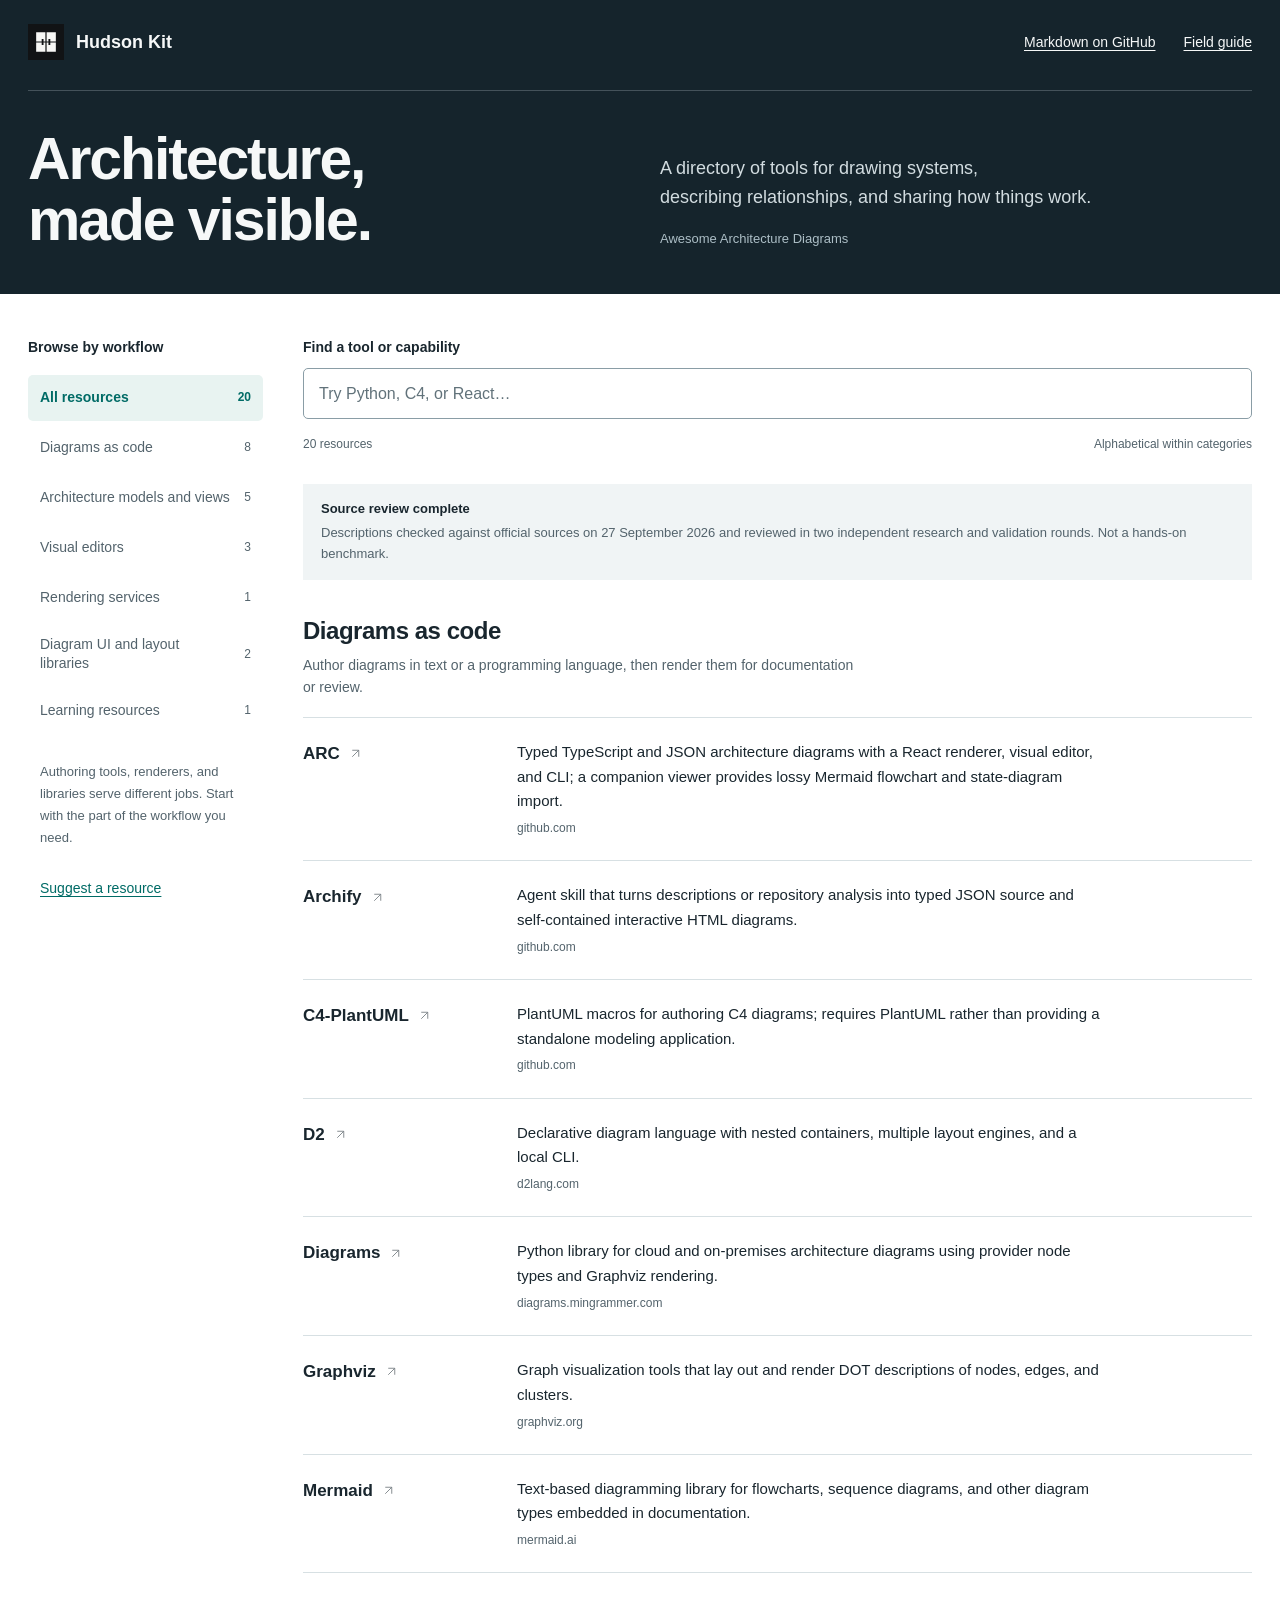
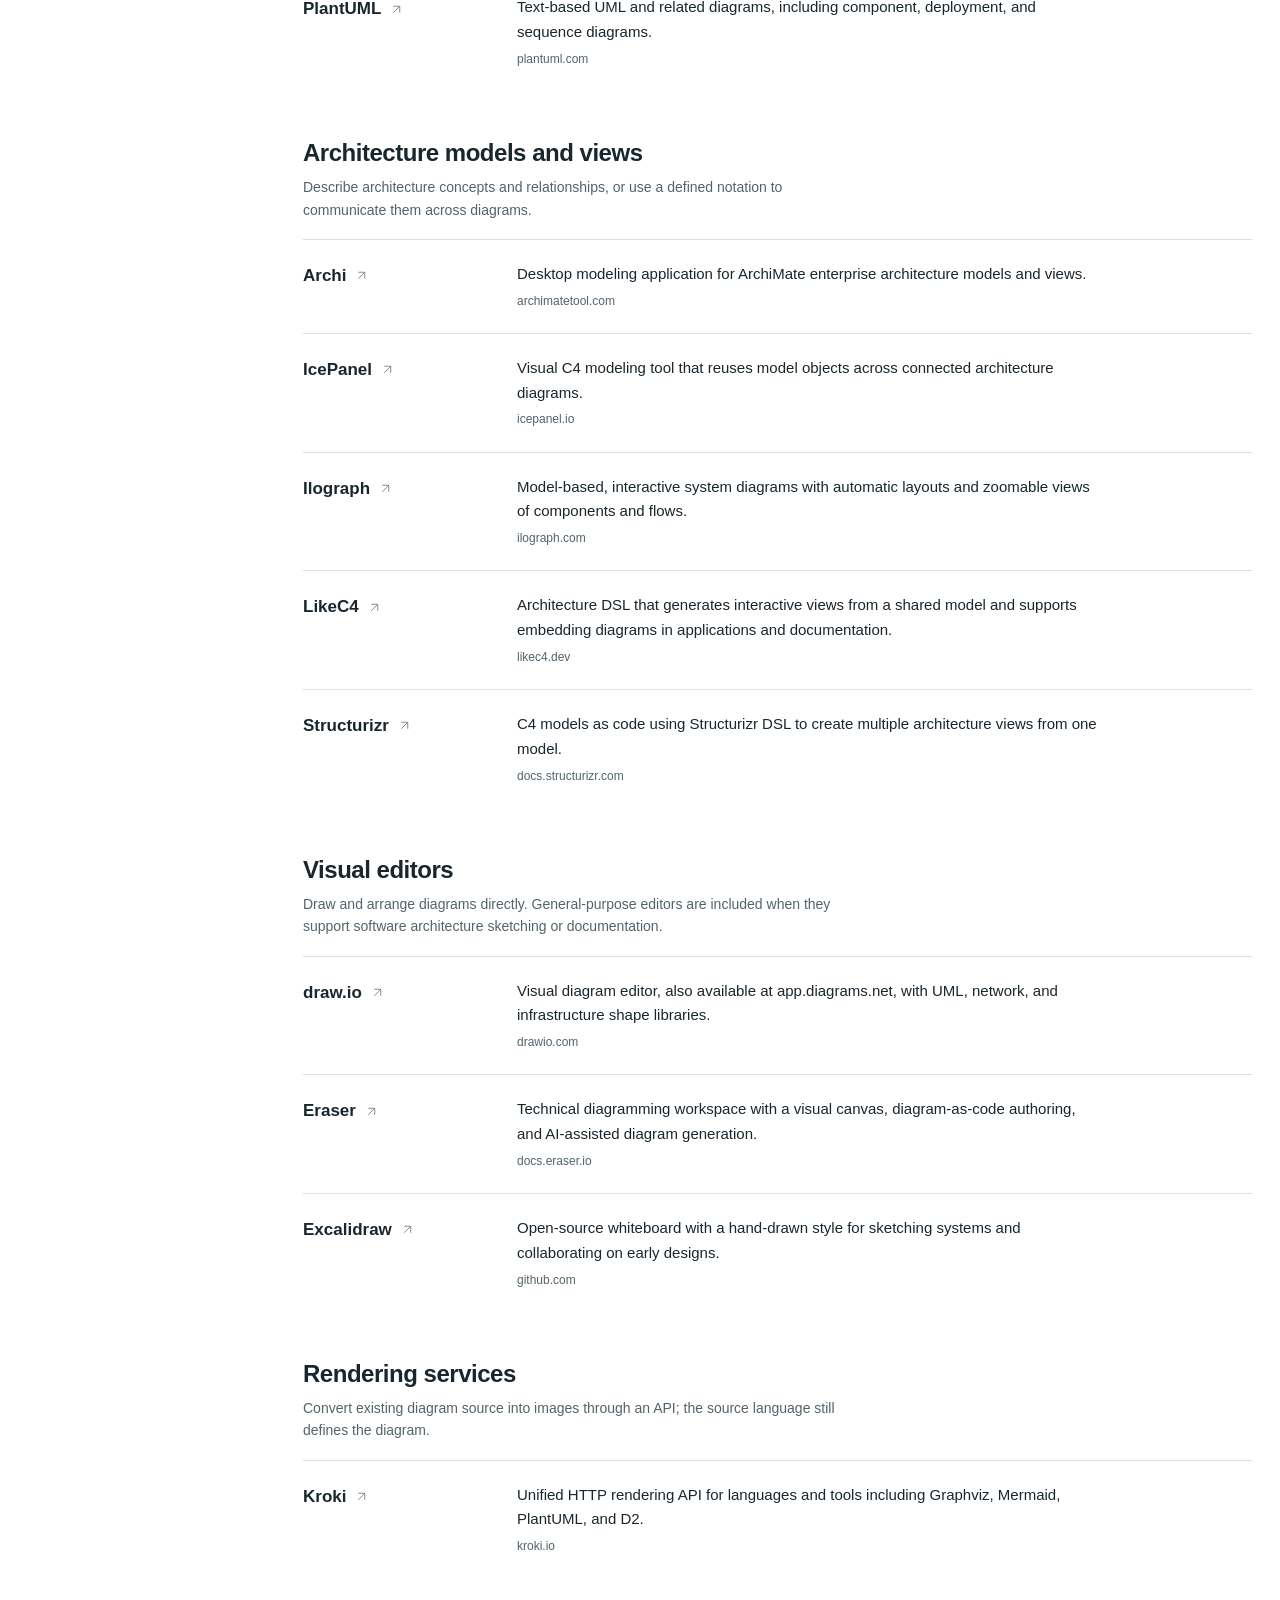
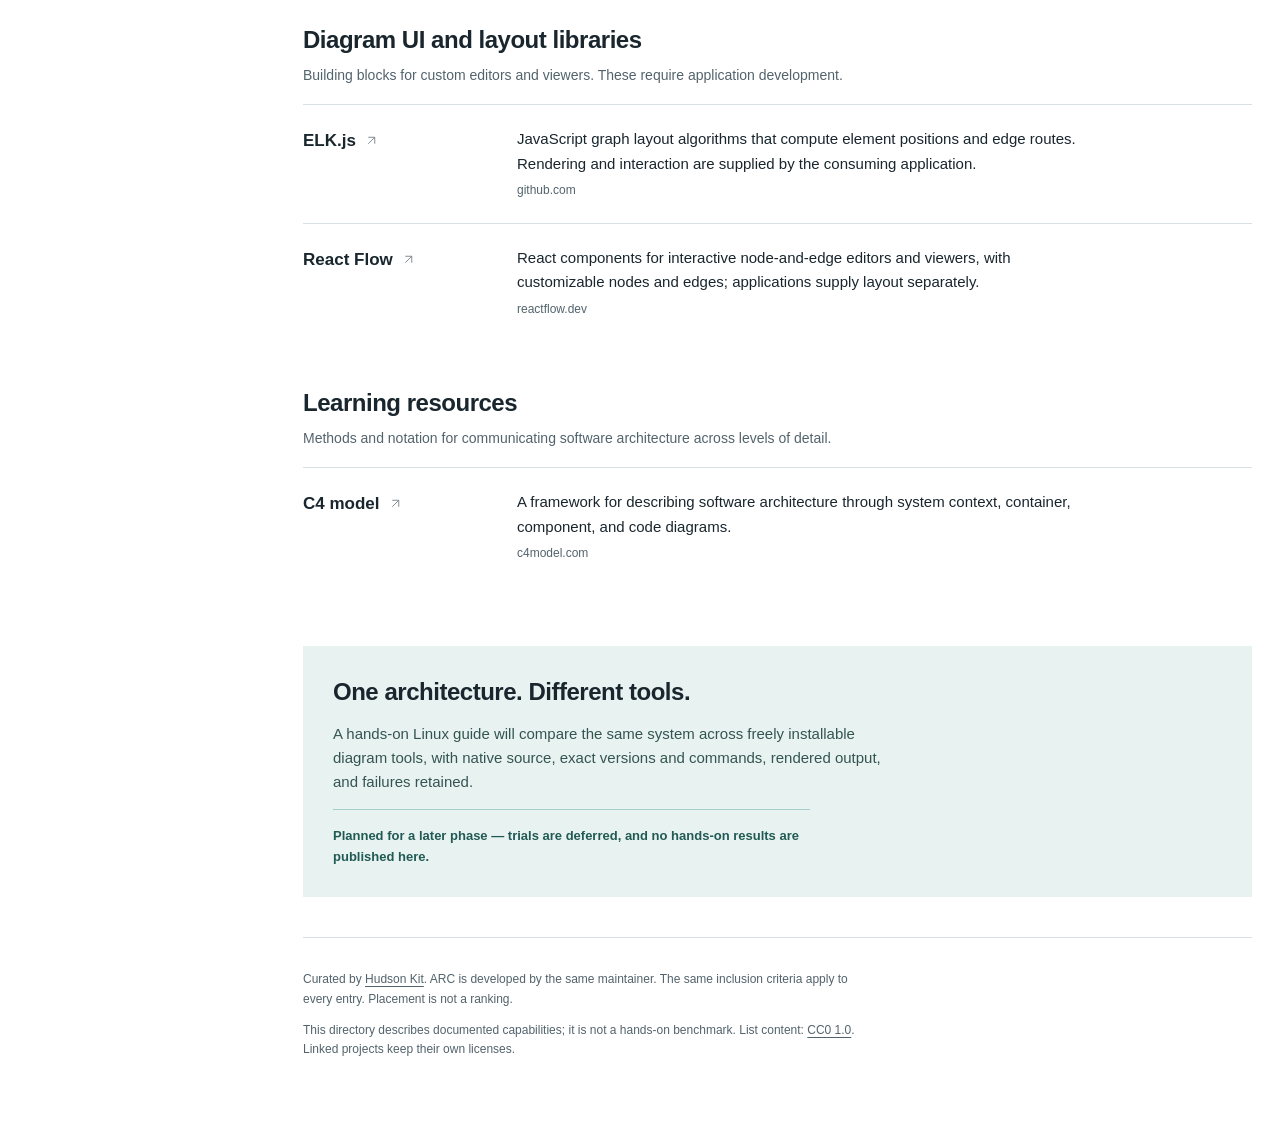
<file: index.html>
<!doctype html><html lang="en"><head><meta charset="utf-8"><meta name="viewport" content="width=device-width,initial-scale=1"><meta name="description" content="A curated directory of software architecture diagram tools, modeling systems, renderers, and libraries."><title>Awesome Architecture Diagrams · Hudson Kit</title><link rel="icon" href="mark.svg" type="image/svg+xml"><link rel="stylesheet" href="style.css"><script src="app.js" defer></script></head><body>
<a class="skip" href="#directory">Skip to directory</a><header class="masthead"><nav aria-label="Site"><a class="brand" href="https://hudsonkit.com"><img src="mark.svg" width="36" height="36" alt="">Hudson Kit</a><div><a href="https://github.com/hudsonkit/awesome-architecture-diagrams">Markdown on GitHub</a><a href="#field-guide">Field guide</a></div></nav><div class="intro"><h1>Architecture,<br>made visible.</h1><div><p>A directory of tools for drawing systems,<br class="wide-only"> describing relationships, and sharing how things work.</p><p class="intro-note">Awesome Architecture Diagrams</p></div></div></header>
<div class="workspace"><aside><h2>Browse by workflow</h2><nav id="filters" aria-label="Directory categories"><button aria-pressed="true" data-filter="all">All resources <span>20</span></button><button aria-pressed="false" data-filter="diagrams-as-code">Diagrams as code <span>8</span></button><button aria-pressed="false" data-filter="architecture-models-and-views">Architecture models and views <span>5</span></button><button aria-pressed="false" data-filter="visual-editors">Visual editors <span>3</span></button><button aria-pressed="false" data-filter="rendering-services">Rendering services <span>1</span></button><button aria-pressed="false" data-filter="diagram-ui-and-layout-libraries">Diagram UI and layout libraries <span>2</span></button><button aria-pressed="false" data-filter="learning-resources">Learning resources <span>1</span></button></nav><p class="aside-note">Authoring tools, renderers, and libraries serve different jobs. Start with the part of the workflow you need.</p><a class="contribute" href="https://github.com/hudsonkit/awesome-architecture-diagrams/blob/main/CONTRIBUTING.md">Suggest a resource</a></aside>
<main id="directory"><div class="search-row"><div><label for="search">Find a tool or capability</label><input id="search" type="search" placeholder="Try Python, C4, or React…" autocomplete="off"></div><button id="reset" hidden>Clear filters</button></div><div class="results-line"><p id="results" role="status" aria-live="polite">20 resources</p><span>Alphabetical within categories</span></div><div class="review-notice"><strong>Source review complete</strong><p>Descriptions checked against official sources on 27 September 2026 and reviewed in two independent research and validation rounds. Not a hands-on benchmark.</p></div><div id="empty" hidden><h2>No matching resources</h2><p>Try a broader term or clear your filters to browse the full directory.</p></div><section class="category" id="diagrams-as-code" data-category="diagrams-as-code"><header class="section-heading"><h2>Diagrams as code</h2><p>Author diagrams in text or a programming language, then render them for documentation or review.</p></header><ul class="entries"><li class="entry" data-search="arc typed typescript and json architecture diagrams with a react renderer, visual editor, and cli; a companion viewer provides lossy mermaid flowchart and state-diagram import."><h3><a href="https://github.com/arach/arc">ARC<svg aria-hidden="true" viewBox="0 0 24 24"><path d="M6 18 18 6M6 6h12v12"/></svg></a></h3><p>Typed TypeScript and JSON architecture diagrams with a React renderer, visual editor, and CLI; a companion viewer provides lossy Mermaid flowchart and state-diagram import.</p><span class="source">github.com</span></li><li class="entry" data-search="archify agent skill that turns descriptions or repository analysis into typed json source and self-contained interactive html diagrams."><h3><a href="https://github.com/tt-a1i/archify">Archify<svg aria-hidden="true" viewBox="0 0 24 24"><path d="M6 18 18 6M6 6h12v12"/></svg></a></h3><p>Agent skill that turns descriptions or repository analysis into typed JSON source and self-contained interactive HTML diagrams.</p><span class="source">github.com</span></li><li class="entry" data-search="c4-plantuml plantuml macros for authoring c4 diagrams; requires plantuml rather than providing a standalone modeling application."><h3><a href="https://github.com/plantuml-stdlib/C4-PlantUML">C4-PlantUML<svg aria-hidden="true" viewBox="0 0 24 24"><path d="M6 18 18 6M6 6h12v12"/></svg></a></h3><p>PlantUML macros for authoring C4 diagrams; requires PlantUML rather than providing a standalone modeling application.</p><span class="source">github.com</span></li><li class="entry" data-search="d2 declarative diagram language with nested containers, multiple layout engines, and a local cli."><h3><a href="https://d2lang.com/">D2<svg aria-hidden="true" viewBox="0 0 24 24"><path d="M6 18 18 6M6 6h12v12"/></svg></a></h3><p>Declarative diagram language with nested containers, multiple layout engines, and a local CLI.</p><span class="source">d2lang.com</span></li><li class="entry" data-search="diagrams python library for cloud and on-premises architecture diagrams using provider node types and graphviz rendering."><h3><a href="https://diagrams.mingrammer.com/">Diagrams<svg aria-hidden="true" viewBox="0 0 24 24"><path d="M6 18 18 6M6 6h12v12"/></svg></a></h3><p>Python library for cloud and on-premises architecture diagrams using provider node types and Graphviz rendering.</p><span class="source">diagrams.mingrammer.com</span></li><li class="entry" data-search="graphviz graph visualization tools that lay out and render dot descriptions of nodes, edges, and clusters."><h3><a href="https://graphviz.org/">Graphviz<svg aria-hidden="true" viewBox="0 0 24 24"><path d="M6 18 18 6M6 6h12v12"/></svg></a></h3><p>Graph visualization tools that lay out and render DOT descriptions of nodes, edges, and clusters.</p><span class="source">graphviz.org</span></li><li class="entry" data-search="mermaid text-based diagramming library for flowcharts, sequence diagrams, and other diagram types embedded in documentation."><h3><a href="https://mermaid.ai/open-source/intro/">Mermaid<svg aria-hidden="true" viewBox="0 0 24 24"><path d="M6 18 18 6M6 6h12v12"/></svg></a></h3><p>Text-based diagramming library for flowcharts, sequence diagrams, and other diagram types embedded in documentation.</p><span class="source">mermaid.ai</span></li><li class="entry" data-search="plantuml text-based uml and related diagrams, including component, deployment, and sequence diagrams."><h3><a href="https://plantuml.com/">PlantUML<svg aria-hidden="true" viewBox="0 0 24 24"><path d="M6 18 18 6M6 6h12v12"/></svg></a></h3><p>Text-based UML and related diagrams, including component, deployment, and sequence diagrams.</p><span class="source">plantuml.com</span></li></ul></section><section class="category" id="architecture-models-and-views" data-category="architecture-models-and-views"><header class="section-heading"><h2>Architecture models and views</h2><p>Describe architecture concepts and relationships, or use a defined notation to communicate them across diagrams.</p></header><ul class="entries"><li class="entry" data-search="archi desktop modeling application for archimate enterprise architecture models and views."><h3><a href="https://www.archimatetool.com/">Archi<svg aria-hidden="true" viewBox="0 0 24 24"><path d="M6 18 18 6M6 6h12v12"/></svg></a></h3><p>Desktop modeling application for ArchiMate enterprise architecture models and views.</p><span class="source">archimatetool.com</span></li><li class="entry" data-search="icepanel visual c4 modeling tool that reuses model objects across connected architecture diagrams."><h3><a href="https://icepanel.io/">IcePanel<svg aria-hidden="true" viewBox="0 0 24 24"><path d="M6 18 18 6M6 6h12v12"/></svg></a></h3><p>Visual C4 modeling tool that reuses model objects across connected architecture diagrams.</p><span class="source">icepanel.io</span></li><li class="entry" data-search="ilograph model-based, interactive system diagrams with automatic layouts and zoomable views of components and flows."><h3><a href="https://www.ilograph.com/">Ilograph<svg aria-hidden="true" viewBox="0 0 24 24"><path d="M6 18 18 6M6 6h12v12"/></svg></a></h3><p>Model-based, interactive system diagrams with automatic layouts and zoomable views of components and flows.</p><span class="source">ilograph.com</span></li><li class="entry" data-search="likec4 architecture dsl that generates interactive views from a shared model and supports embedding diagrams in applications and documentation."><h3><a href="https://likec4.dev/">LikeC4<svg aria-hidden="true" viewBox="0 0 24 24"><path d="M6 18 18 6M6 6h12v12"/></svg></a></h3><p>Architecture DSL that generates interactive views from a shared model and supports embedding diagrams in applications and documentation.</p><span class="source">likec4.dev</span></li><li class="entry" data-search="structurizr c4 models as code using structurizr dsl to create multiple architecture views from one model."><h3><a href="https://docs.structurizr.com/">Structurizr<svg aria-hidden="true" viewBox="0 0 24 24"><path d="M6 18 18 6M6 6h12v12"/></svg></a></h3><p>C4 models as code using Structurizr DSL to create multiple architecture views from one model.</p><span class="source">docs.structurizr.com</span></li></ul></section><section class="category" id="visual-editors" data-category="visual-editors"><header class="section-heading"><h2>Visual editors</h2><p>Draw and arrange diagrams directly. General-purpose editors are included when they support software architecture sketching or documentation.</p></header><ul class="entries"><li class="entry" data-search="draw.io visual diagram editor, also available at app.diagrams.net, with uml, network, and infrastructure shape libraries."><h3><a href="https://www.drawio.com/">draw.io<svg aria-hidden="true" viewBox="0 0 24 24"><path d="M6 18 18 6M6 6h12v12"/></svg></a></h3><p>Visual diagram editor, also available at app.diagrams.net, with UML, network, and infrastructure shape libraries.</p><span class="source">drawio.com</span></li><li class="entry" data-search="eraser technical diagramming workspace with a visual canvas, diagram-as-code authoring, and ai-assisted diagram generation."><h3><a href="https://docs.eraser.io/what-is-eraser">Eraser<svg aria-hidden="true" viewBox="0 0 24 24"><path d="M6 18 18 6M6 6h12v12"/></svg></a></h3><p>Technical diagramming workspace with a visual canvas, diagram-as-code authoring, and AI-assisted diagram generation.</p><span class="source">docs.eraser.io</span></li><li class="entry" data-search="excalidraw open-source whiteboard with a hand-drawn style for sketching systems and collaborating on early designs."><h3><a href="https://github.com/excalidraw/excalidraw">Excalidraw<svg aria-hidden="true" viewBox="0 0 24 24"><path d="M6 18 18 6M6 6h12v12"/></svg></a></h3><p>Open-source whiteboard with a hand-drawn style for sketching systems and collaborating on early designs.</p><span class="source">github.com</span></li></ul></section><section class="category" id="rendering-services" data-category="rendering-services"><header class="section-heading"><h2>Rendering services</h2><p>Convert existing diagram source into images through an API; the source language still defines the diagram.</p></header><ul class="entries"><li class="entry" data-search="kroki unified http rendering api for languages and tools including graphviz, mermaid, plantuml, and d2."><h3><a href="https://kroki.io/">Kroki<svg aria-hidden="true" viewBox="0 0 24 24"><path d="M6 18 18 6M6 6h12v12"/></svg></a></h3><p>Unified HTTP rendering API for languages and tools including Graphviz, Mermaid, PlantUML, and D2.</p><span class="source">kroki.io</span></li></ul></section><section class="category" id="diagram-ui-and-layout-libraries" data-category="diagram-ui-and-layout-libraries"><header class="section-heading"><h2>Diagram UI and layout libraries</h2><p>Building blocks for custom editors and viewers. These require application development.</p></header><ul class="entries"><li class="entry" data-search="elk.js javascript graph layout algorithms that compute element positions and edge routes. rendering and interaction are supplied by the consuming application."><h3><a href="https://github.com/kieler/elkjs">ELK.js<svg aria-hidden="true" viewBox="0 0 24 24"><path d="M6 18 18 6M6 6h12v12"/></svg></a></h3><p>JavaScript graph layout algorithms that compute element positions and edge routes. Rendering and interaction are supplied by the consuming application.</p><span class="source">github.com</span></li><li class="entry" data-search="react flow react components for interactive node-and-edge editors and viewers, with customizable nodes and edges; applications supply layout separately."><h3><a href="https://reactflow.dev/">React Flow<svg aria-hidden="true" viewBox="0 0 24 24"><path d="M6 18 18 6M6 6h12v12"/></svg></a></h3><p>React components for interactive node-and-edge editors and viewers, with customizable nodes and edges; applications supply layout separately.</p><span class="source">reactflow.dev</span></li></ul></section><section class="category" id="learning-resources" data-category="learning-resources"><header class="section-heading"><h2>Learning resources</h2><p>Methods and notation for communicating software architecture across levels of detail.</p></header><ul class="entries"><li class="entry" data-search="c4 model a framework for describing software architecture through system context, container, component, and code diagrams."><h3><a href="https://c4model.com/">C4 model<svg aria-hidden="true" viewBox="0 0 24 24"><path d="M6 18 18 6M6 6h12v12"/></svg></a></h3><p>A framework for describing software architecture through system context, container, component, and code diagrams.</p><span class="source">c4model.com</span></li></ul></section>
<section class="field-guide" id="field-guide"><h2>One architecture. Different tools.</h2><p>A hands-on Linux guide will compare the same system across freely installable diagram tools, with native source, exact versions and commands, rendered output, and failures retained.</p><p class="pending">Planned for a later phase — trials are deferred, and no hands-on results are published here.</p></section>
<footer><p>Curated by <a href="https://github.com/hudsonkit">Hudson Kit</a>. ARC is developed by the same maintainer. The same inclusion criteria apply to every entry. Placement is not a ranking.</p><p>This directory describes documented capabilities; it is not a hands-on benchmark. List content: <a href="https://creativecommons.org/publicdomain/zero/1.0/">CC0 1.0</a>. Linked projects keep their own licenses.</p></footer></main></div></body></html>
</file>
<file: style.css>
:root{color-scheme:light;--ink:#19262e;--muted:#53636c;--paper:#fff;--line:#d7e0e3;--accent:#006b66;--soft:#e8f3f1;--dark:#15242c;--focus:#00837c;font-family:-apple-system,BlinkMacSystemFont,"Segoe UI",sans-serif;line-height:1.6;color:var(--ink);background:var(--paper);font-synthesis:none;scrollbar-color:#91a3ab #edf1f2}*{box-sizing:border-box}body{margin:0}a{color:inherit;text-underline-offset:.24em;text-decoration-thickness:1px}a:hover{color:var(--accent)}button,input{font:inherit}button,a,input{-webkit-tap-highlight-color:transparent}button{cursor:pointer}::selection{background:#bce6e0;color:#123630}:focus-visible{outline:3px solid var(--focus);outline-offset:4px}input{caret-color:var(--accent)}[hidden]{display:none!important}.skip{position:absolute;left:16px;top:-80px;background:white;padding:12px;z-index:5}.skip:focus{top:12px}.masthead{background:var(--dark);color:#f6f8f8;padding:24px max(28px,calc((100vw - 1240px)/2)) 44px}.masthead nav{display:flex;justify-content:space-between;align-items:center;gap:24px;padding-bottom:30px;border-bottom:1px solid #44525a}.brand{display:flex;align-items:center;gap:12px;font-weight:650;font-size:18px;text-decoration:none}.masthead nav>div{display:flex;gap:28px;font-size:14px}.masthead a:hover{color:#9bd6cf}.intro{display:grid;grid-template-columns:1fr 1fr;gap:40px;align-items:end;padding-top:38px}.intro h1{font-size:clamp(38px,4.6vw,66px);font-weight:550;line-height:1.03;letter-spacing:-.035em;margin:0}.intro p{font-size:18px;color:#d2dce0;margin:0;max-width:48ch}.intro .intro-note{font-size:13px;color:#acbec6;margin-top:18px}.workspace{max-width:1240px;display:grid;grid-template-columns:265px minmax(0,1fr);gap:60px;margin:auto;padding:42px 0 64px}aside{align-self:start;position:sticky;top:24px}aside h2{font-size:14px;margin:0 0 16px;font-weight:650}#filters{display:flex;flex-direction:column;gap:4px}#filters button{display:flex;text-align:left;justify-content:space-between;align-items:center;gap:14px;min-height:46px;border:0;border-radius:5px;background:transparent;color:var(--muted);padding:10px 12px;font-size:14px;line-height:1.4}#filters button span{font-variant-numeric:tabular-nums;font-size:12px}#filters button:hover{background:#f0f4f5;color:var(--ink)}#filters button[aria-pressed=true]{background:var(--soft);color:var(--accent);font-weight:650}.aside-note{font-size:13px;line-height:1.7;color:var(--muted);margin:27px 12px 20px;max-width:30ch}.contribute{display:inline-block;font-size:14px;color:var(--accent);margin:0 12px;padding:8px 0}main{min-width:0}.search-row{display:flex;gap:16px;align-items:end}.search-row>div{flex:1}.search-row label{display:block;font-size:14px;font-weight:600;margin-bottom:9px}input{width:100%;border:1px solid #8a9da6;border-radius:5px;background:white;padding:12px 15px;min-height:48px;color:var(--ink)}input::placeholder{color:#61727a}#reset{border:1px solid #a4b6bd;background:white;border-radius:5px;min-height:48px;padding:9px 14px;color:var(--accent)}#reset:hover{background:var(--soft)}.results-line{display:flex;justify-content:space-between;gap:16px;color:var(--muted);font-size:12px;margin:16px 0 30px}.results-line p{margin:0;font-variant-numeric:tabular-nums}.review-notice{background:#f0f4f5;padding:15px 18px;font-size:13px;margin-bottom:35px}.review-notice p{margin:3px 0 0;color:var(--muted)}.category{scroll-margin-top:24px;margin:0 0 46px}.section-heading{margin-bottom:18px}.section-heading h2,.field-guide h2,#empty h2{font-size:24px;line-height:1.3;letter-spacing:-.02em;font-weight:600;margin:0 0 8px}.section-heading p{font-size:14px;color:var(--muted);max-width:72ch;margin:0}.entries{list-style:none;padding:0;margin:0}.entry{display:grid;grid-template-columns:190px 1fr;gap:5px 24px;padding:22px 0;border-top:1px solid var(--line)}.entry h3{font-size:17px;line-height:1.4;margin:0;grid-row:1/3;font-weight:600}.entry h3 a{display:inline-flex;align-items:center;gap:9px;text-decoration:none;padding:2px 0}.entry h3 a:hover{text-decoration:underline}.entry svg{width:13px;height:13px;fill:none;stroke:currentColor;stroke-width:1.6;opacity:.6}.entry p{font-size:15px;line-height:1.65;margin:0;max-width:70ch}.source{font-size:12px;color:var(--muted)}.field-guide{background:var(--soft);padding:30px;margin:60px 0 40px}.field-guide p{font-size:15px;max-width:66ch;color:#345451}.field-guide .pending{font-size:13px;font-weight:600;color:#215a54;border-top:1px solid #a6ceca;padding-top:16px;margin-bottom:0}footer{border-top:1px solid var(--line);padding-top:20px;font-size:12px;color:var(--muted)}footer p{max-width:85ch}#empty{padding:30px 0 50px}#empty p{color:var(--muted)}@media(max-width:1320px){.workspace{margin:0 28px;gap:40px;grid-template-columns:235px minmax(0,1fr)}}@media(max-width:850px){.workspace{display:block}.intro{gap:30px}.intro p{font-size:16px}aside{position:static;margin-bottom:28px}aside h2{margin-bottom:12px}#filters{display:flex;flex-direction:row;flex-wrap:wrap;gap:7px}#filters button{border:1px solid var(--line);gap:16px;min-height:44px}.aside-note,.contribute{display:none}.entry{grid-template-columns:160px 1fr}.wide-only{display:none}}@media(max-width:560px){.masthead{padding:20px 20px 30px}.masthead nav{gap:14px;padding-bottom:20px}.brand{font-size:16px;gap:8px}.brand img{width:30px;height:30px}.masthead nav>div{font-size:12px;gap:14px}.masthead nav>div a:last-child{display:none}.intro{display:block;padding-top:28px}.intro h1{font-size:44px}.intro>div{margin-top:22px}.intro .intro-note{margin-top:12px}.workspace{margin:0 20px;padding-top:28px}#filters button{font-size:12px;padding:8px 10px;gap:10px}.search-row{flex-wrap:wrap}.search-row>div{flex-basis:100%}.results-line{font-size:12px;gap:10px}.entry{display:block;padding:20px 0}.entry h3{margin-bottom:7px}.entry p{font-size:15px}.source{display:block;margin-top:6px}.section-heading h2{font-size:23px}.field-guide{padding:22px;margin-top:40px}.review-notice{margin-bottom:30px}}
</file>
